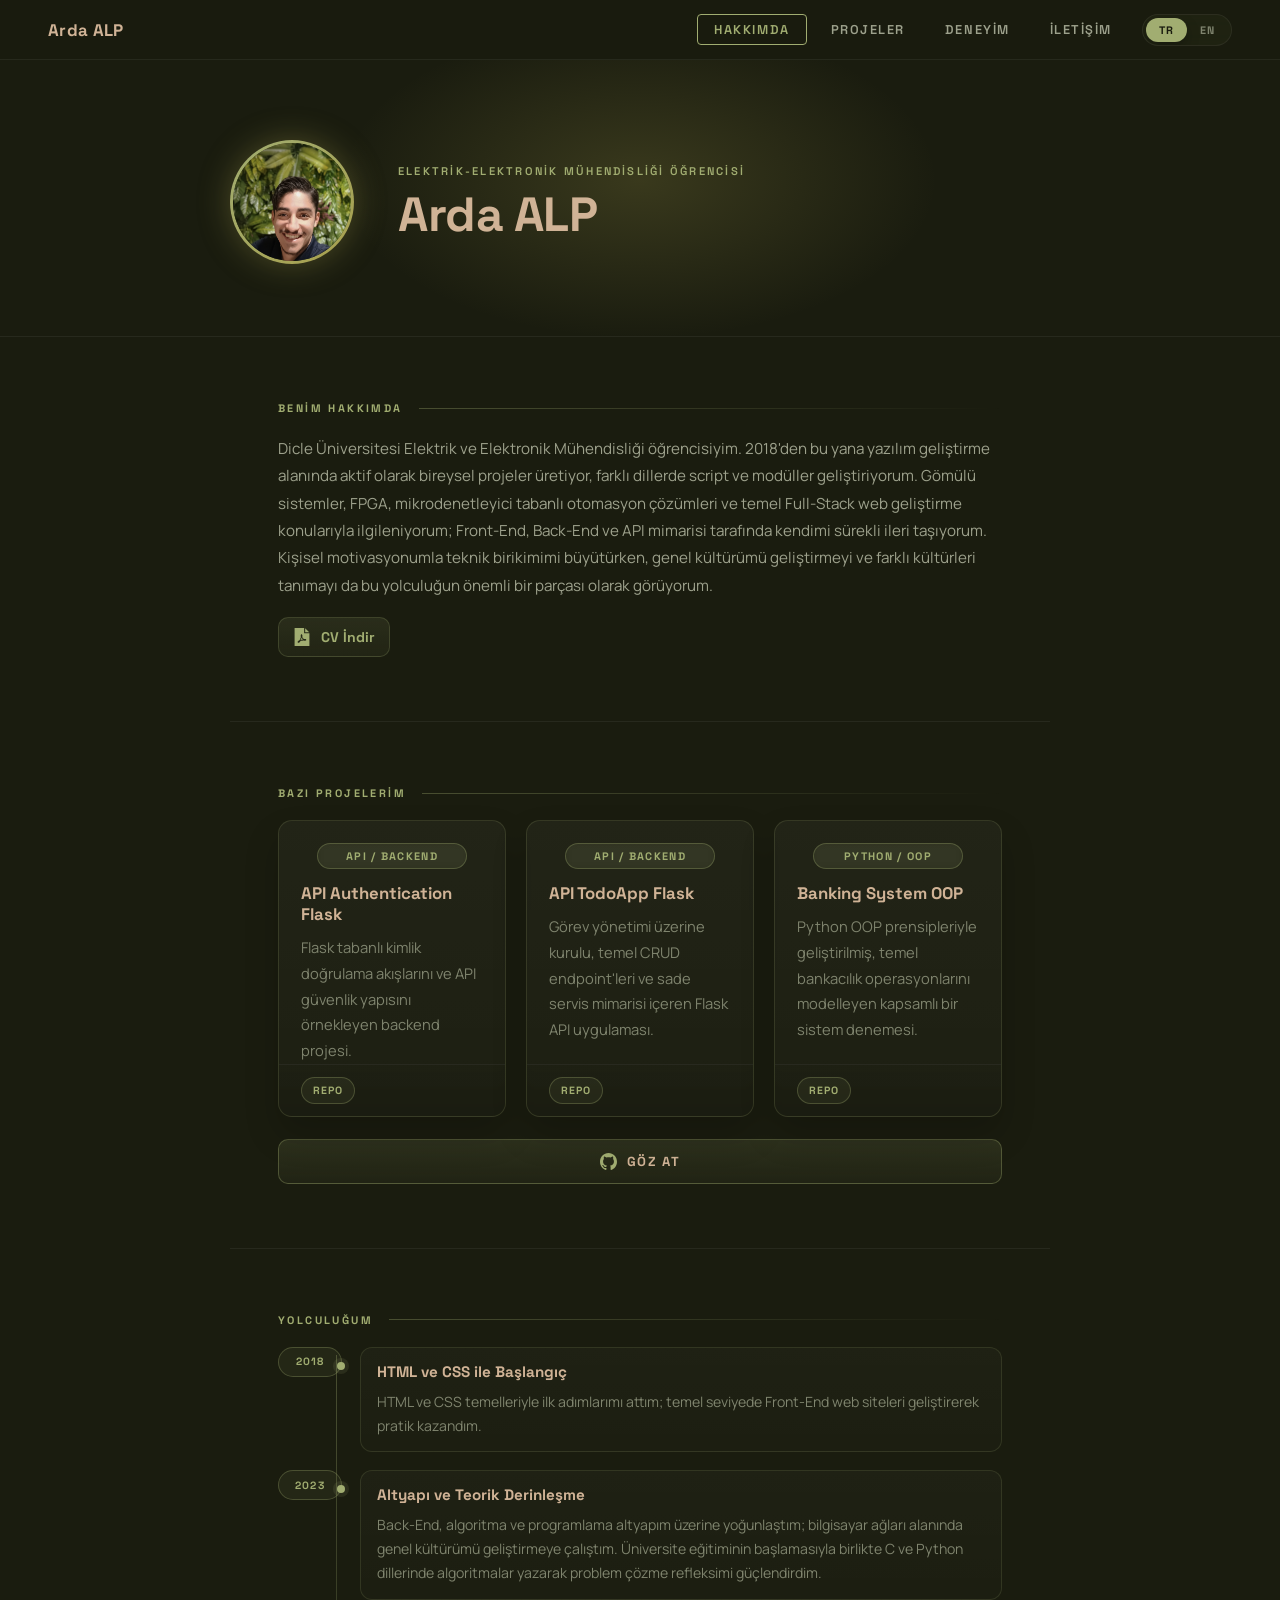
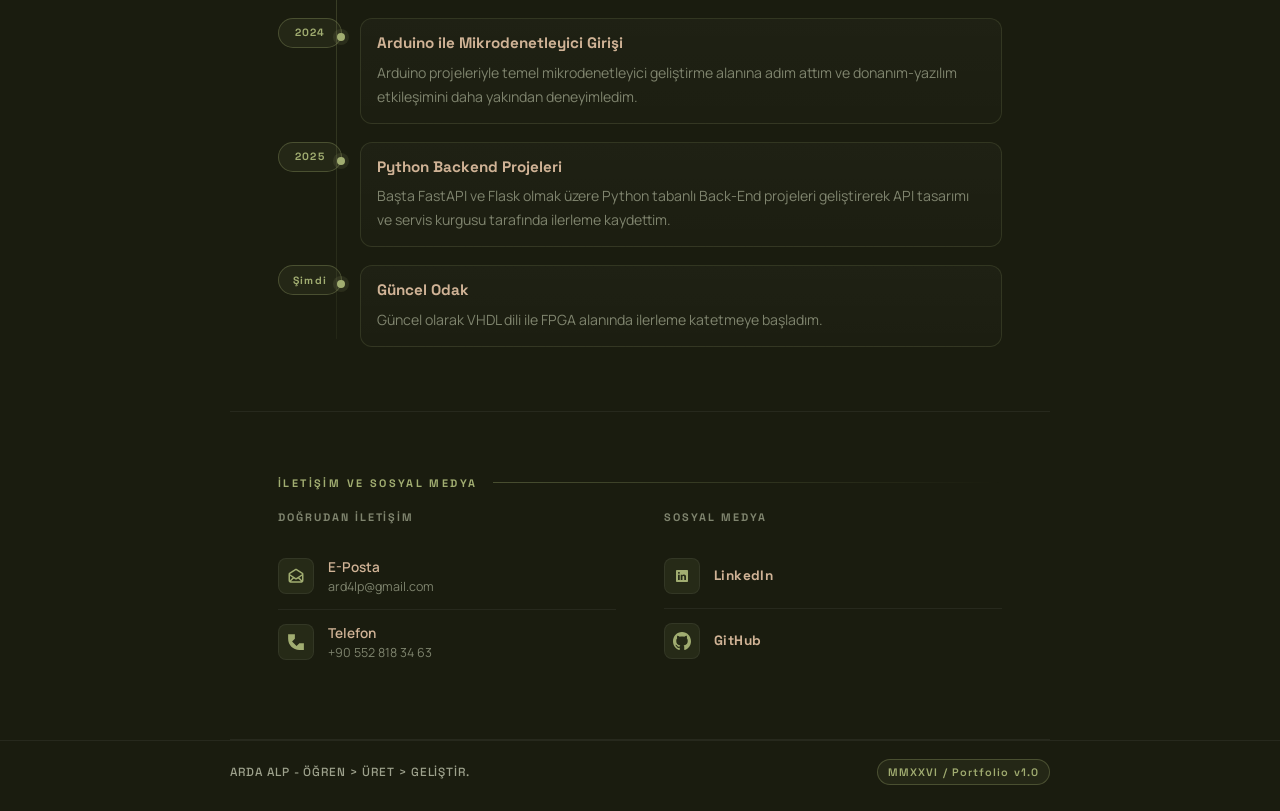
<file: index.html>
<!DOCTYPE html>
<html lang="tr">

<head>
  <meta charset="UTF-8" />
  <meta name="viewport" content="width=device-width, initial-scale=1.0" />
  <title>Arda ALP - Portföy</title>
  <link
    href="https://fonts.googleapis.com/css2?family=Manrope:wght@300;400;500;600&family=Space+Grotesk:wght@400;500;600;700&display=swap"
    rel="stylesheet" />
  <link rel="stylesheet" href="static/css/style.css" />
  <link rel="shortcut icon" href="static/asset/favicon.png" type="image/png">
</head>

<body>

  <nav>
    <span class="nav-logo">Arda ALP</span>
    <div class="nav-right">
      <div class="nav-links">
        <a href="#hakkimda" class="active" data-i18n="navAbout">Hakkımda</a>
        <a href="#projeler" data-i18n="navProjects">Projeler</a>
        <a href="#timeline" data-i18n="navTimeline">Deneyim</a>
        <a href="#iletisim" data-i18n="navContact">İletişim</a>
      </div>
      <div class="lang-switch" role="group" aria-label="Dil seçeneği">
        <button class="lang-btn active" type="button" aria-pressed="true" data-lang="tr">TR</button>
        <button class="lang-btn" type="button" aria-pressed="false" data-lang="en">EN</button>
      </div>
    </div>
  </nav>

  <div class="hero">
    <div class="hero-inner">
      <div class="avatar-wrap">
        <div class="avatar-ring">
          <div class="avatar-inner">
            <img class="avatar-image" src="static/asset/profile.png" alt="Profil resmi" />
          </div>
        </div>
      </div>
      <div class="hero-text">
        <span class="hero-label" data-i18n="heroLabel">Elektrik-Elektronik Mühendisliği Öğrencisi</span>
        <h1 class="hero-name">Arda ALP</h1>
      </div>
    </div>
  </div>

  <section id="hakkimda">
    <div class="section-label" data-i18n="aboutTitle">Benim Hakkımda</div>
    <p class="about-text" data-i18n="aboutText">Dicle Üniversitesi Elektrik ve Elektronik Mühendisliği öğrencisiyim. 2018'den bu yana yazılım geliştirme alanında aktif olarak bireysel projeler üretiyor, farklı dillerde script ve modüller geliştiriyorum. Gömülü sistemler, FPGA, mikrodenetleyici tabanlı otomasyon çözümleri ve temel Full-Stack web geliştirme konularıyla ilgileniyorum; Front-End, Back-End ve API mimarisi tarafında kendimi sürekli ileri taşıyorum. Kişisel motivasyonumla teknik birikimimi büyütürken, genel kültürümü geliştirmeyi ve farklı kültürleri tanımayı da bu yolculuğun önemli bir parçası olarak görüyorum.</p>
    <div class="about-actions">
      <a id="cv-download" class="cv-download" href="static/asset/Arda-Alp-CV-tr.pdf" download>
        <!-- inlined SVG so it can inherit CSS color (currentColor) -->
        <svg class="cv-icon" viewBox="0 0 1920 1920" xmlns="http://www.w3.org/2000/svg" aria-hidden="true" focusable="false">
          <g fill-rule="evenodd">
            <path d="M1185.46.034V564.74h564.705v1355.294H168.99V.034h1016.47ZM900.508 677.68c-16.829 0-31.963 7.567-42.918 21.007-49.807 59.972-31.398 193.016-18.748 272.075 2.823 17.958.452 36.141-7.228 52.518l-107.86 233.223c-7.905 16.942-20.555 30.608-36.592 39.53-68.104 37.835-182.287 89.675-196.066 182.626-4.97 30.268 5.082 56.357 28.574 79.85 15.925 15.133 35.238 22.7 56.245 22.7 81.43 0 132.819-71.717 188.273-148.517 24.62-34.221 61.666-55.229 102.437-60.876 76.349-10.503 167.83-32.527 223.172-46.983 27.897-7.341 56.358-5.534 83.802 3.162 48.565 15.586 66.975 25.073 122.768 25.073 50.371 0 84.818-11.746 101.534-34.447 13.44-16.828 16.715-39.53 10.164-65.619-11.858-42.804-2.033-89.675-133.044-89.675-29.365 0-57.94 2.824-81.77 6.099-36.819 4.97-73.299-10.955-97.016-40.885-32.301-40.546-65.167-88.433-87.981-123.219-16.151-24.508-21.572-53.986-16.264-83.124 15.473-84.706 18.41-147.615-23.492-206.683-17.619-25.186-41.223-37.835-67.99-37.835Zm397.903-660.808 434.936 434.937h-434.936V16.873Z" />
            <path d="M791.057 1297.943c92.273-43.37 275.916-65.28 275.916-65.28-92.386-88.998-145.92-215.04-145.92-215.04-43.257 126.607-119.718 264.282-129.996 280.32" />
          </g>
        </svg>
        <span data-i18n="downloadCv">CV İndir</span>
      </a>
    </div>
  </section>

  <section id="projeler">
    <div class="section-label" data-i18n="projectsTitle">Bazı Projelerim</div>
    <div class="projects-grid">
      <article class="project-card">
        <div class="project-tag" data-i18n="p1Tag">API / Backend</div>
        <h3 class="project-title">API Authentication Flask</h3>
        <p class="project-text" data-i18n="p1Text">Flask tabanlı kimlik doğrulama akışlarını ve API güvenlik yapısını örnekleyen backend projesi.</p>
        <div class="project-links">
          <a class="project-link" href="https://github.com/ArdaAlp/API-Authentication-Flask" target="_blank" rel="noopener noreferrer" data-i18n="repoBtn">Repo</a>
        </div>
      </article>

      <article class="project-card">
        <div class="project-tag" data-i18n="p2Tag">API / Backend</div>
        <h3 class="project-title">API TodoApp Flask</h3>
        <p class="project-text" data-i18n="p2Text">Görev yönetimi üzerine kurulu, temel CRUD endpoint'leri ve sade servis mimarisi içeren Flask API uygulaması.</p>
        <div class="project-links">
          <a class="project-link" href="https://github.com/ArdaAlp/API-TodoApp-Flask" target="_blank" rel="noopener noreferrer" data-i18n="repoBtn">Repo</a>
        </div>
      </article>

      <article class="project-card">
        <div class="project-tag" data-i18n="p3Tag">Python / OOP</div>
        <h3 class="project-title">Banking System OOP</h3>
        <p class="project-text" data-i18n="p3Text">Python OOP prensipleriyle geliştirilmiş, temel bankacılık operasyonlarını modelleyen kapsamlı bir sistem denemesi.</p>
        <div class="project-links">
          <a class="project-link" href="https://github.com/ArdaAlp/Banking-System-OOP" target="_blank" rel="noopener noreferrer" data-i18n="repoBtn">Repo</a>
        </div>
      </article>
    </div>
    <a class="projects-cta" href="https://github.com/ArdaAlp?tab=repositories" target="_blank" rel="noopener noreferrer">
      <img src="static/asset/github.svg" alt="GitHub" />
      <span data-i18n="projectsCta">Göz At</span>
    </a>
  </section>

  <section id="timeline">
    <div class="section-label" data-i18n="timelineTitle">Yolculuğum</div>
    <div class="timeline-list">
      <article class="timeline-item">
        <span class="timeline-year">2018</span>
        <div class="timeline-content">
          <h3 data-i18n="t1Title">HTML ve CSS ile Başlangıç</h3>
          <p data-i18n="t1Text">HTML ve CSS temelleriyle ilk adımlarımı attım; temel seviyede Front-End web siteleri geliştirerek pratik kazandım.</p>
        </div>
      </article>

      <article class="timeline-item">
        <span class="timeline-year">2023</span>
        <div class="timeline-content">
          <h3 data-i18n="t2Title">Altyapı ve Teorik Derinleşme</h3>
          <p data-i18n="t2Text">Back-End, algoritma ve programlama altyapım üzerine yoğunlaştım; bilgisayar ağları alanında genel kültürümü geliştirmeye çalıştım. Üniversite eğitiminin başlamasıyla birlikte C ve Python dillerinde algoritmalar yazarak problem çözme refleksimi güçlendirdim.</p>
        </div>
      </article>

      <article class="timeline-item">
        <span class="timeline-year">2024</span>
        <div class="timeline-content">
          <h3 data-i18n="t4Title">Arduino ile Mikrodenetleyici Girişi</h3>
          <p data-i18n="t4Text">Arduino projeleriyle temel mikrodenetleyici geliştirme alanına adım attım ve donanım-yazılım etkileşimini daha yakından deneyimledim.</p>
        </div>
      </article>

      <article class="timeline-item">
        <span class="timeline-year">2025</span>
        <div class="timeline-content">
          <h3 data-i18n="t5Title">Python Backend Projeleri</h3>
          <p data-i18n="t5Text">Başta FastAPI ve Flask olmak üzere Python tabanlı Back-End projeleri geliştirerek API tasarımı ve servis kurgusu tarafında ilerleme kaydettim.</p>
        </div>
      </article>

      <article class="timeline-item">
        <span class="timeline-year" data-i18n="t6Year">Şimdi</span>
        <div class="timeline-content">
          <h3 data-i18n="t6Title">Güncel Odak</h3>
          <p data-i18n="t6Text">Güncel olarak FPGA dili ile donanım mühendisliği ve gömülü sistemler alanında ilerleme katetmeye başladım.</p>
        </div>
      </article>
    </div>
  </section>

  <section id="iletisim">
    <div class="section-label" data-i18n="contactTitle">İletişim ve Sosyal Medya</div>
    <div class="contact-grid">

      <div>
        <div class="contact-col-title" data-i18n="directContact">Doğrudan İletişim</div>
        <div class="contact-list">

            <div class="contact-item">
              <a class="contact-icon contact-icon-link email" href="mailto:ard4lp@gmail.com" aria-label="E-posta gonder">
                <img src="static/asset/mail.svg" alt="E-posta ikonu" />
              </a>
              <div class="contact-info">
                <strong data-i18n="emailLabel">E-Posta</strong>
                <span>ard4lp@gmail.com</span>
              </div>
            </div>

            <div class="contact-item">
              <a class="contact-icon contact-icon-link phone" href="tel:+905528183463" aria-label="Telefonla ara">
                <img src="static/asset/phone.svg" alt="Telefon ikonu" />
              </a>
              <div class="contact-info">
                <strong data-i18n="phoneLabel">Telefon</strong>
                <span>+90 552 818 34 63</span>
              </div>
            </div>

        </div>
      </div>

      <div>
        <div class="contact-col-title" data-i18n="socialTitle">Sosyal Medya</div>
        <div class="social-links">
          <a class="social-btn" href="https://www.linkedin.com/in/ardaalp/" target="_blank" rel="noopener noreferrer">
            <span class="social-icon">
              <img src="static/asset/linkedin.svg" alt="LinkedIn" />
            </span>
            <span>LinkedIn</span>
          </a>
          <a class="social-btn" href="https://github.com/ArdaAlp" target="_blank" rel="noopener noreferrer">
            <span class="social-icon">
              <img src="static/asset/github.svg" alt="GitHub" />
            </span>
            <span>GitHub</span>
          </a>
        </div>
      </div>

    </div>
  </section>

  <footer class="site-footer">
    <div class="footer-inner">
      <p class="footer-signature" data-i18n="footerSignature">Arda ALP - Öğren > Üret > Geliştir.</p>
      <span class="footer-stamp">MMXXVI / Portfolio v1.0</span>
    </div>
  </footer>

  <script src="static/js/main.js" defer></script>
</body>

</html>
</file>
<file: static/css/style.css>
*,
*::before,
*::after {
  box-sizing: border-box;
  margin: 0;
  padding: 0;
}

:root {
  --bg-deep: #1a1c0f;
  --bg-card: #262a17;
  --border: rgba(255, 255, 255, 0.06);
  --accent: #a1ad71;
  --accent-glow: #a8a04d;
  --bg-mid: #232614;
  --text-main: #d0b396;
  --text-muted: #9da18c;
  --text-dim: #7f846e;
  --pink: #d0b396;
}

html {
  scroll-behavior: smooth;
}

body {
  font-family: 'Manrope', sans-serif;
  background: var(--bg-deep);
  color: var(--text-main);
  min-height: 100vh;
  overflow-x: hidden;
}

/* ── NAV ── */
nav {
  position: sticky;
  top: 0;
  z-index: 100;
  display: flex;
  align-items: center;
  justify-content: space-between;
  padding: 0 48px;
  height: 60px;
  background: rgba(26, 28, 15, 0.88);
  backdrop-filter: blur(18px);
  border-bottom: 1px solid var(--border);
}

.nav-logo {
  font-family: 'Space Grotesk', sans-serif;
  font-weight: 700;
  font-size: 1.05rem;
  letter-spacing: .02em;
  color: var(--text-main);
}

.nav-right {
  display: flex;
  align-items: center;
  gap: 14px;
}

.nav-links {
  display: flex;
  gap: 8px;
  align-items: center;
}

.nav-links a {
  font-family: 'Space Grotesk', sans-serif;
  font-size: .8rem;
  font-weight: 600;
  letter-spacing: .12em;
  text-transform: uppercase;
  text-decoration: none;
  padding: 6px 16px;
  border-radius: 4px;
  color: var(--text-muted);
  transition: color .2s;
}

.nav-links a:hover {
  color: var(--text-main);
}

.nav-links a.active {
  color: var(--accent);
  border: 1px solid var(--accent);
}

.lang-switch {
  position: relative;
  display: inline-flex;
  align-items: center;
  gap: 0;
  width: 90px;
  padding: 3px;
  border-radius: 999px;
  border: 1px solid var(--border);
  background: rgba(35, 38, 20, 0.7);
  overflow: hidden;
}

.lang-switch::before {
  content: '';
  position: absolute;
  top: 3px;
  left: 3px;
  width: calc(50% - 3px);
  height: calc(100% - 6px);
  border-radius: 999px;
  background: var(--accent);
  box-shadow: 0 6px 14px rgba(0, 0, 0, 0.22);
  transition: transform .22s ease;
}

.lang-switch[data-active-lang="en"]::before {
  transform: translateX(100%);
}

.lang-btn {
  position: relative;
  z-index: 1;
  flex: 1;
  border: none;
  background: transparent;
  color: var(--text-dim);
  font-family: 'Space Grotesk', sans-serif;
  font-size: .68rem;
  font-weight: 700;
  letter-spacing: .1em;
  text-align: center;
  padding: 5px 0;
  border-radius: 999px;
  cursor: pointer;
  transition: color .18s ease;
}

.lang-btn:hover {
  color: var(--text-main);
}

.lang-btn.active {
  color: var(--bg-deep);
}

.lang-btn:focus-visible {
  outline: 2px solid rgba(161, 173, 113, 0.6);
  outline-offset: 2px;
}

/* ── HERO ── */
.hero {
  position: relative;
  overflow: hidden;
  padding: 80px 48px 72px;
  border-bottom: 1px solid var(--border);
}

/* subtle radial glow behind avatar */
.hero::before {
  content: '';
  position: absolute;
  top: -40px;
  left: 50%;
  transform: translateX(-50%);
  width: 600px;
  height: 320px;
  background: radial-gradient(ellipse at center, rgba(168, 160, 77, .22) 0%, transparent 70%);
  pointer-events: none;
}

.hero-inner {
  max-width: 820px;
  margin: 0 auto;
  display: flex;
  align-items: center;
  gap: 44px;
}

/* avatar */
.avatar-wrap {
  flex-shrink: 0;
  position: relative;
}

.avatar-ring {
  width: 124px;
  height: 124px;
  border-radius: 50%;
  padding: 3px;
  background: linear-gradient(135deg, var(--accent), var(--accent-glow));
  box-shadow: 0 0 32px rgba(168, 160, 77, .35);
}

.avatar-inner {
  width: 100%;
  height: 100%;
  border-radius: 50%;
  background: linear-gradient(135deg, #404422, #31351c);
  display: flex;
  align-items: center;
  justify-content: center;
  font-family: 'Space Grotesk', sans-serif;
  font-weight: 800;
  font-size: 2rem;
  letter-spacing: .04em;
  color: var(--text-main);
}

.avatar-image {
  width: 100%;
  height: 100%;
  border-radius: inherit;
  object-fit: cover;
  display: block;
}

/* hero text */
.hero-text {
  display: flex;
  flex-direction: column;
  gap: 12px;
}

.hero-label {
  font-family: 'Space Grotesk', sans-serif;
  font-size: .7rem;
  font-weight: 600;
  letter-spacing: .2em;
  text-transform: uppercase;
  color: var(--accent);
}

.hero-name {
  font-family: 'Space Grotesk', sans-serif;
  font-weight: 800;
  font-size: clamp(2rem, 4vw, 3rem);
  line-height: 1.05;
  color: var(--text-main);
  letter-spacing: -.01em;
}

/* ── SECTIONS ── */
section {
  max-width: 820px;
  margin: 0 auto;
  padding: 64px 48px;
  border-bottom: 1px solid var(--border);
}

.section-label {
  font-family: 'Space Grotesk', sans-serif;
  font-size: .68rem;
  font-weight: 700;
  letter-spacing: .22em;
  text-transform: uppercase;
  color: var(--accent);
  margin-bottom: 20px;
  display: flex;
  align-items: center;
  gap: 16px;
}

.section-label::after {
  content: '';
  flex: 1;
  height: 1px;
  background: linear-gradient(to right, rgba(161, 173, 113, .35), transparent);
}

/* ── ABOUT ── */
.about-text {
  font-size: .95rem;
  line-height: 1.8;
  color: var(--text-muted);
}

/* CV download button in about section */
.about-actions {
  margin-top: 18px;
}
.cv-download {
  display: inline-flex;
  align-items: center;
  gap: 10px;
  padding: 10px 14px;
  border-radius: 10px;
  background: linear-gradient(180deg, rgba(161,173,113,0.12), rgba(161,173,113,0.06));
  border: 1px solid rgba(161,173,113,0.22);
  color: var(--accent);
  text-decoration: none;
  font-family: 'Space Grotesk', sans-serif;
  font-size: .88rem;
  font-weight: 700;
  transition: transform .12s ease, box-shadow .12s ease, background-color .12s ease;
}
.cv-download .cv-icon {
  width: 18px;
  height: 18px;
  display: block;
  fill: currentColor;
  color: var(--accent);
}
.cv-download:hover {
  transform: translateY(-3px);
  box-shadow: 0 10px 24px rgba(168,160,77,0.12);
  background: linear-gradient(180deg, rgba(161,173,113,0.18), rgba(161,173,113,0.08));
}
.cv-download:focus-visible {
  outline: 2px solid rgba(161,173,113,0.6);
  outline-offset: 3px;
}

/* ── PROJECTS ── */
.projects-grid {
  display: grid;
  grid-template-columns: repeat(3, minmax(0, 1fr));
  gap: 20px;
  margin-bottom: 22px;
}

.project-card {
  position: relative;
  overflow: hidden;
  display: flex;
  flex-direction: column;
  padding: 22px;
  border-radius: 14px;
  background: linear-gradient(180deg, rgba(255, 255, 255, 0.035), rgba(255, 255, 255, 0.015));
  border: 1px solid rgba(161, 173, 113, 0.18);
  box-shadow: 0 18px 34px rgba(0, 0, 0, 0.18);
  min-height: 168px;
  transition: transform .22s ease, border-color .22s ease, box-shadow .22s ease;
}

.project-card:hover {
  transform: translateY(-4px);
  border-color: rgba(161, 173, 113, 0.35);
  box-shadow: 0 24px 42px rgba(0, 0, 0, 0.22), 0 10px 28px rgba(161, 173, 113, 0.18);
}

.project-tag {
  display: inline-flex;
  align-items: center;
  justify-content: center;
  align-self: center;
  min-width: 150px;
  padding: 5px 10px;
  margin-bottom: 14px;
  border-radius: 999px;
  background: rgba(161, 173, 113, 0.1);
  border: 1px solid rgba(161, 173, 113, 0.32);
  backdrop-filter: blur(5px);
  color: var(--accent);
  font-family: 'Space Grotesk', sans-serif;
  font-size: .68rem;
  font-weight: 700;
  letter-spacing: .12em;
  text-align: center;
  text-transform: uppercase;
}

.project-title {
  font-family: 'Space Grotesk', sans-serif;
  font-size: 1.05rem;
  line-height: 1.25;
  color: var(--text-main);
  margin-bottom: 10px;
}

.project-text {
  font-size: .92rem;
  line-height: 1.75;
  color: var(--text-dim);
}

.project-links {
  margin-left: -22px;
  margin-right: -22px;
  margin-bottom: -22px;
  margin-top: auto;
  padding: 12px 22px;
  border-top: 1px solid rgba(255, 255, 255, 0.06);
  background: linear-gradient(180deg, rgba(0, 0, 0, 0), rgba(0, 0, 0, 0.12));
}

.project-link {
  display: inline-flex;
  align-items: center;
  padding: 6px 11px;
  border-radius: 999px;
  border: 1px solid rgba(161, 173, 113, 0.3);
  background: rgba(161, 173, 113, 0.08);
  color: var(--accent);
  text-decoration: none;
  font-family: 'Space Grotesk', sans-serif;
  font-size: .66rem;
  font-weight: 700;
  letter-spacing: .09em;
  text-transform: uppercase;
  transition: border-color .18s ease, background-color .18s ease;
}

.project-link:hover {
  border-color: rgba(161, 173, 113, 0.55);
  background: rgba(161, 173, 113, 0.16);
}

.project-link:focus-visible {
  outline: 2px solid rgba(161, 173, 113, 0.6);
  outline-offset: 2px;
}

.projects-cta {
  display: flex;
  align-items: center;
  justify-content: center;
  gap: 10px;
  width: 100%;
  padding: 13px 18px;
  border-radius: 10px;
  border: 1px solid rgba(161, 173, 113, 0.34);
  background: linear-gradient(180deg, rgba(161, 173, 113, 0.15), rgba(161, 173, 113, 0.05));
  color: var(--text-main);
  text-decoration: none;
  font-family: 'Space Grotesk', sans-serif;
  font-size: .82rem;
  font-weight: 700;
  letter-spacing: .12em;
  text-transform: uppercase;
  transition: border-color .18s ease, background-color .18s ease, color .18s ease;
}

.projects-cta img {
  width: 17px;
  height: 17px;
  object-fit: contain;
  display: block;
}

.projects-cta:hover {
  color: var(--accent);
  border-color: rgba(161, 173, 113, 0.5);
  background: rgba(161, 173, 113, 0.12);
}

.projects-cta:focus-visible {
  outline: 2px solid rgba(161, 173, 113, 0.6);
  outline-offset: 2px;
}

/* ── TIMELINE ── */
.timeline-list {
  position: relative;
  display: flex;
  flex-direction: column;
  gap: 18px;
}

.timeline-list::before {
  content: '';
  position: absolute;
  left: 58px;
  top: 8px;
  bottom: 8px;
  width: 1px;
  background: linear-gradient(to bottom, rgba(161, 173, 113, 0.35), rgba(161, 173, 113, 0.08));
}

.timeline-item {
  position: relative;
  display: grid;
  grid-template-columns: 64px 1fr;
  gap: 18px;
  align-items: start;
}

.timeline-year {
  display: inline-flex;
  align-items: center;
  justify-content: center;
  min-height: 30px;
  padding: 4px 8px;
  border: 1px solid rgba(161, 173, 113, 0.3);
  border-radius: 999px;
  background: rgba(161, 173, 113, 0.08);
  color: var(--accent);
  font-family: 'Space Grotesk', sans-serif;
  font-size: .66rem;
  font-weight: 700;
  letter-spacing: .1em;
}

.timeline-content {
  position: relative;
  padding: 14px 16px;
  border-radius: 12px;
  border: 1px solid rgba(161, 173, 113, 0.16);
  background: linear-gradient(180deg, rgba(255, 255, 255, 0.025), rgba(255, 255, 255, 0.01));
}

.timeline-content::before {
  content: '';
  position: absolute;
  left: -24px;
  top: 14px;
  width: 8px;
  height: 8px;
  border-radius: 50%;
  background: var(--accent);
  box-shadow: 0 0 0 4px rgba(161, 173, 113, 0.12);
}

.timeline-content h3 {
  font-family: 'Space Grotesk', sans-serif;
  font-size: .95rem;
  line-height: 1.3;
  color: var(--text-main);
  margin-bottom: 8px;
}

.timeline-content p {
  font-size: .88rem;
  line-height: 1.7;
  color: var(--text-dim);
}

/* ── CONTACT ── */
.contact-grid {
  display: grid;
  grid-template-columns: 1fr 1fr;
  gap: 48px;
}

.contact-col-title {
  font-family: 'Space Grotesk', sans-serif;
  font-size: .68rem;
  font-weight: 700;
  letter-spacing: .18em;
  text-transform: uppercase;
  color: var(--text-dim);
  margin-bottom: 20px;
}

.contact-list {
  display: flex;
  flex-direction: column;
  gap: 0;
}

.contact-item,
.social-btn {
  display: flex;
  align-items: center;
  gap: 14px;
  padding: 14px 0;
  border-bottom: 1px solid var(--border);
}

.contact-item:last-child,
.social-btn:last-child {
  border-bottom: none;
}

.contact-icon-link {
  text-decoration: none;
}

.contact-icon,
.social-icon {
  width: 36px;
  height: 36px;
  flex-shrink: 0;
  border-radius: 8px;
  display: flex;
  align-items: center;
  justify-content: center;
  background: var(--bg-card);
  border: 1px solid var(--border);
  font-size: 1rem;
  transition: border-color .18s ease, background-color .18s ease;
}

.contact-icon img,
.social-btn img {
  width: 18px;
  height: 18px;
  object-fit: contain;
  display: block;
}

.contact-icon.email {
  color: var(--accent);
}

.contact-icon.phone {
  color: var(--text-main);
}

.contact-info {
  display: flex;
  flex-direction: column;
  gap: 2px;
}

.contact-info strong {
  font-size: .85rem;
  font-weight: 600;
  color: var(--text-main);
  transition: color .18s ease;
}

.contact-info span {
  font-size: .78rem;
  color: var(--text-dim);
  transition: color .18s ease;
}

.social-links {
  display: flex;
  flex-direction: column;
  gap: 0;
}

.social-btn {
  width: 100%;
  background: transparent;
  text-decoration: none;
  color: var(--text-main);
  font-family: 'Space Grotesk', sans-serif;
  font-size: .85rem;
  font-weight: 700;
  letter-spacing: .03em;
  text-transform: none;
  transition: color .18s ease;
}

.social-btn:hover {
  color: var(--accent);
}

.contact-item:hover .contact-info strong,
.contact-item:hover .contact-info span {
  color: var(--accent);
}

.contact-item:hover .contact-icon {
  border-color: rgba(161, 173, 113, 0.45);
  background: rgba(161, 173, 113, 0.12);
}

.contact-icon-link:hover,
.contact-icon-link:focus-visible,
.social-btn:hover .social-icon {
  border-color: rgba(161, 173, 113, 0.45);
  background: rgba(161, 173, 113, 0.12);
}

.contact-icon-link:focus-visible,
.social-btn:focus-visible {
  outline: 2px solid rgba(161, 173, 113, 0.6);
  outline-offset: 2px;
}

/* ── FOOTER ── */
.site-footer {
  padding: 18px 48px 26px;
  border-top: 1px solid var(--border);
}

.footer-inner {
  max-width: 820px;
  margin: 0 auto;
  display: flex;
  align-items: center;
  justify-content: space-between;
  gap: 14px;
}

.footer-signature {
  font-family: 'Space Grotesk', sans-serif;
  font-size: .74rem;
  font-weight: 500;
  letter-spacing: .08em;
  text-transform: uppercase;
  color: var(--text-muted);
}

.footer-stamp {
  display: inline-flex;
  align-items: center;
  padding: 5px 10px;
  border: 1px solid rgba(161, 173, 113, 0.3);
  border-radius: 999px;
  background: rgba(161, 173, 113, 0.08);
  color: var(--accent);
  font-family: 'Space Grotesk', sans-serif;
  font-size: .68rem;
  font-weight: 600;
  letter-spacing: .1em;
}

/* ── ANIMATIONS ── */
@keyframes fadeUp {
  from {
    opacity: 0;
    transform: translateY(20px);
  }

  to {
    opacity: 1;
    transform: translateY(0);
  }
}

.hero-inner {
  animation: fadeUp .6s ease both;
}

section {
  animation: fadeUp .6s ease both;
}

section:nth-of-type(2) {
  animation-delay: .1s;
}

section:nth-of-type(3) {
  animation-delay: .2s;
}

section:nth-of-type(4) {
  animation-delay: .3s;
}

/* ── RESPONSIVE ── */
@media (max-width: 1024px) {
  nav {
    height: auto;
    min-height: 60px;
    padding: 10px 24px;
    gap: 10px;
    flex-direction: column;
    align-items: center;
    justify-content: center;
  }

  .nav-logo {
    text-align: center;
  }

  .nav-right {
    width: 100%;
    display: flex;
    flex-direction: column;
    align-items: center;
    justify-content: center;
    gap: 8px;
  }

  .nav-links {
    width: 100%;
    justify-content: center;
    flex-wrap: wrap;
    gap: 6px;
  }

  .hero {
    padding: 64px 24px 60px;
  }

  section {
    padding: 56px 24px;
  }

  .projects-grid {
    grid-template-columns: repeat(2, minmax(0, 1fr));
  }

  .contact-grid {
    grid-template-columns: 1fr;
    gap: 32px;
  }

  .site-footer {
    padding: 18px 24px 24px;
  }
}

@media (max-width: 768px) {
  .nav-links a {
    padding: 6px 10px;
    font-size: .72rem;
  }

  .lang-switch {
    width: 82px;
  }

  .lang-btn {
    padding: 4px 0;
    font-size: .62rem;
  }

  .hero-inner {
    flex-direction: column;
    align-items: flex-start;
    gap: 24px;
  }

  .avatar-ring {
    width: 108px;
    height: 108px;
  }

  .about-text,
  .project-text,
  .timeline-content p {
    font-size: .89rem;
  }

  .projects-grid {
    grid-template-columns: 1fr;
  }

  .timeline-list::before {
    left: 47px;
  }

  .timeline-item {
    grid-template-columns: 52px 1fr;
    gap: 12px;
  }

  .timeline-content::before {
    left: -19px;
  }

  /* Responsive adjustments for CV download button */
  .about-actions {
    margin-top: 14px;
    display: flex;
    justify-content: center;
  }

  .cv-download {
    width: 100%;
    max-width: 420px;
    justify-content: center;
    padding: 12px 16px;
    font-size: .92rem;
  }

  .cv-download img {
    width: 20px;
    height: 20px;
  }
}

@media (max-width: 520px) {
  nav {
    padding: 12px 16px;
  }

  .hero {
    padding: 46px 16px 50px;
  }

  section {
    padding: 44px 16px;
  }

  .hero-label {
    letter-spacing: .14em;
  }

  .timeline-list::before {
    left: 41px;
  }

  .timeline-item {
    grid-template-columns: 46px 1fr;
    gap: 10px;
  }

  .timeline-content {
    padding: 12px 14px;
  }

  .timeline-content::before {
    left: -16px;
  }

  .site-footer {
    padding: 18px 16px 22px;
  }

  .footer-inner {
    flex-direction: column;
    align-items: flex-start;
  }
}
</file>
